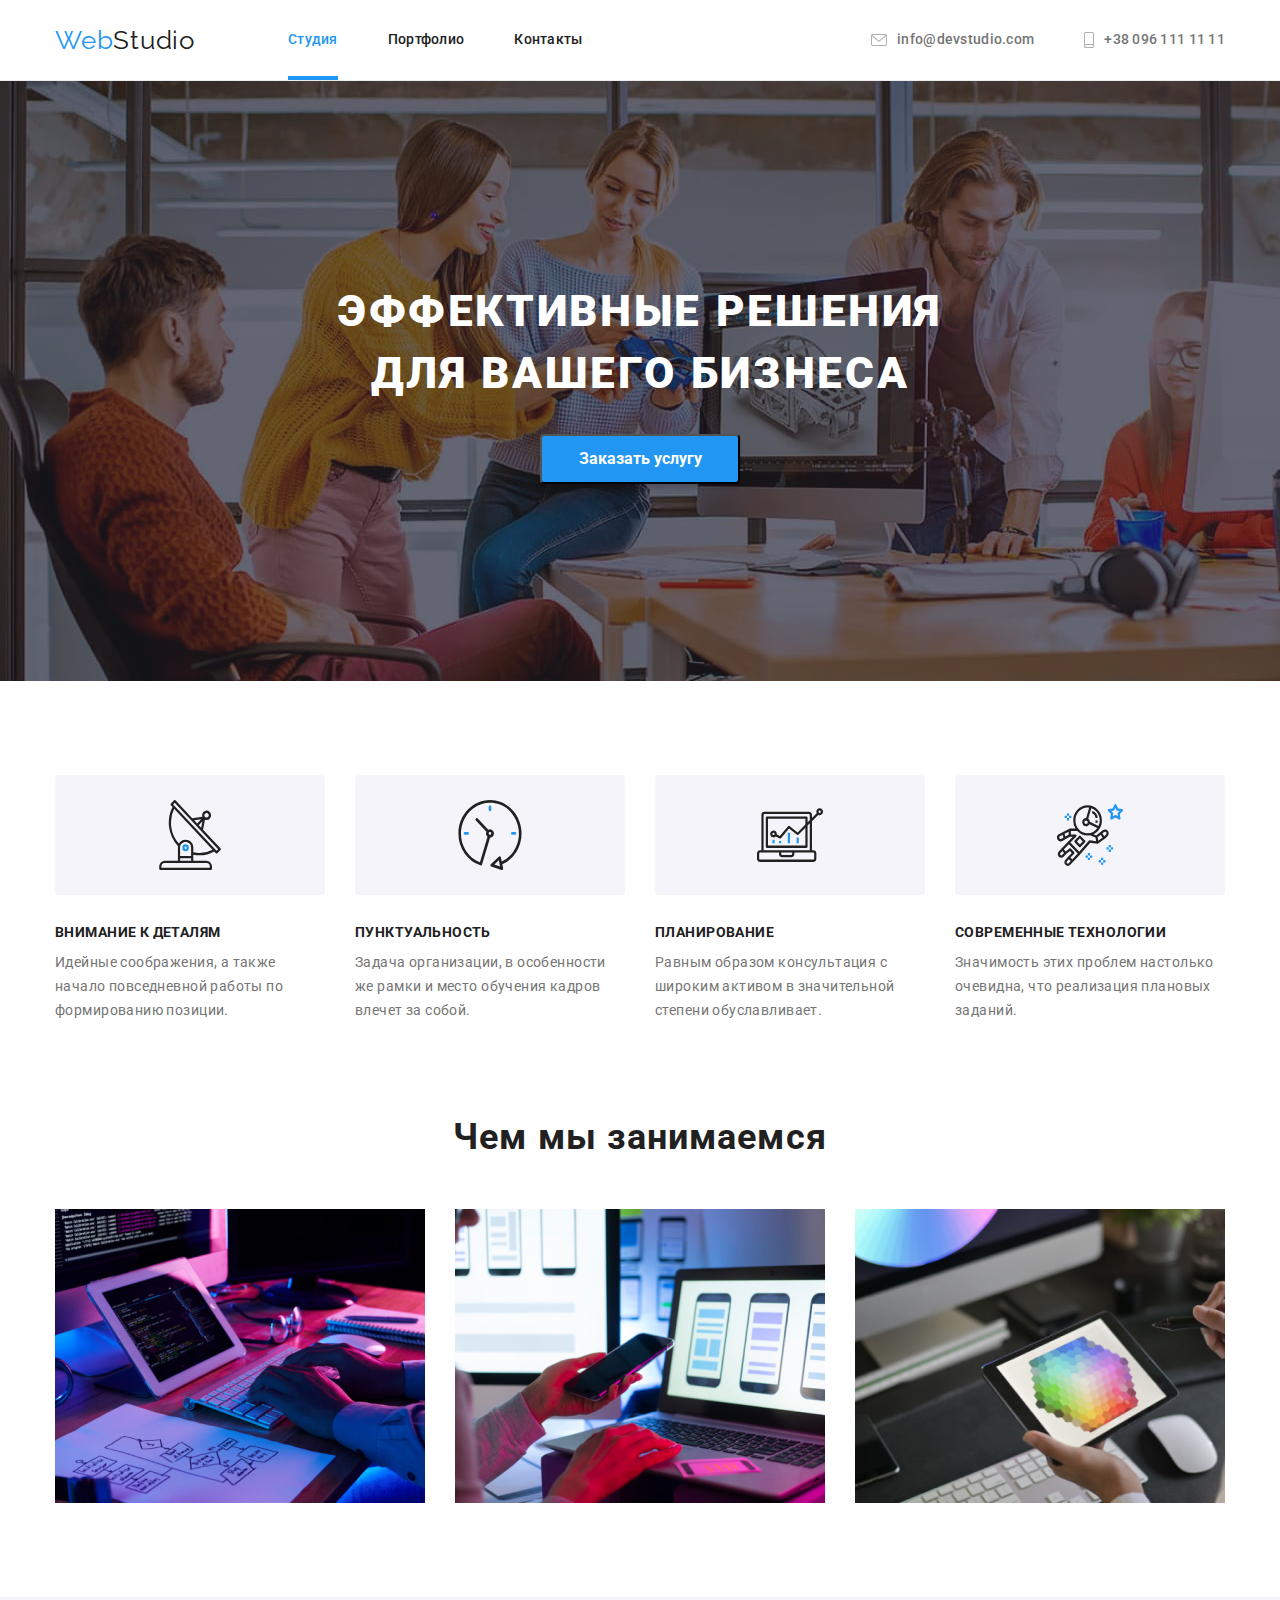
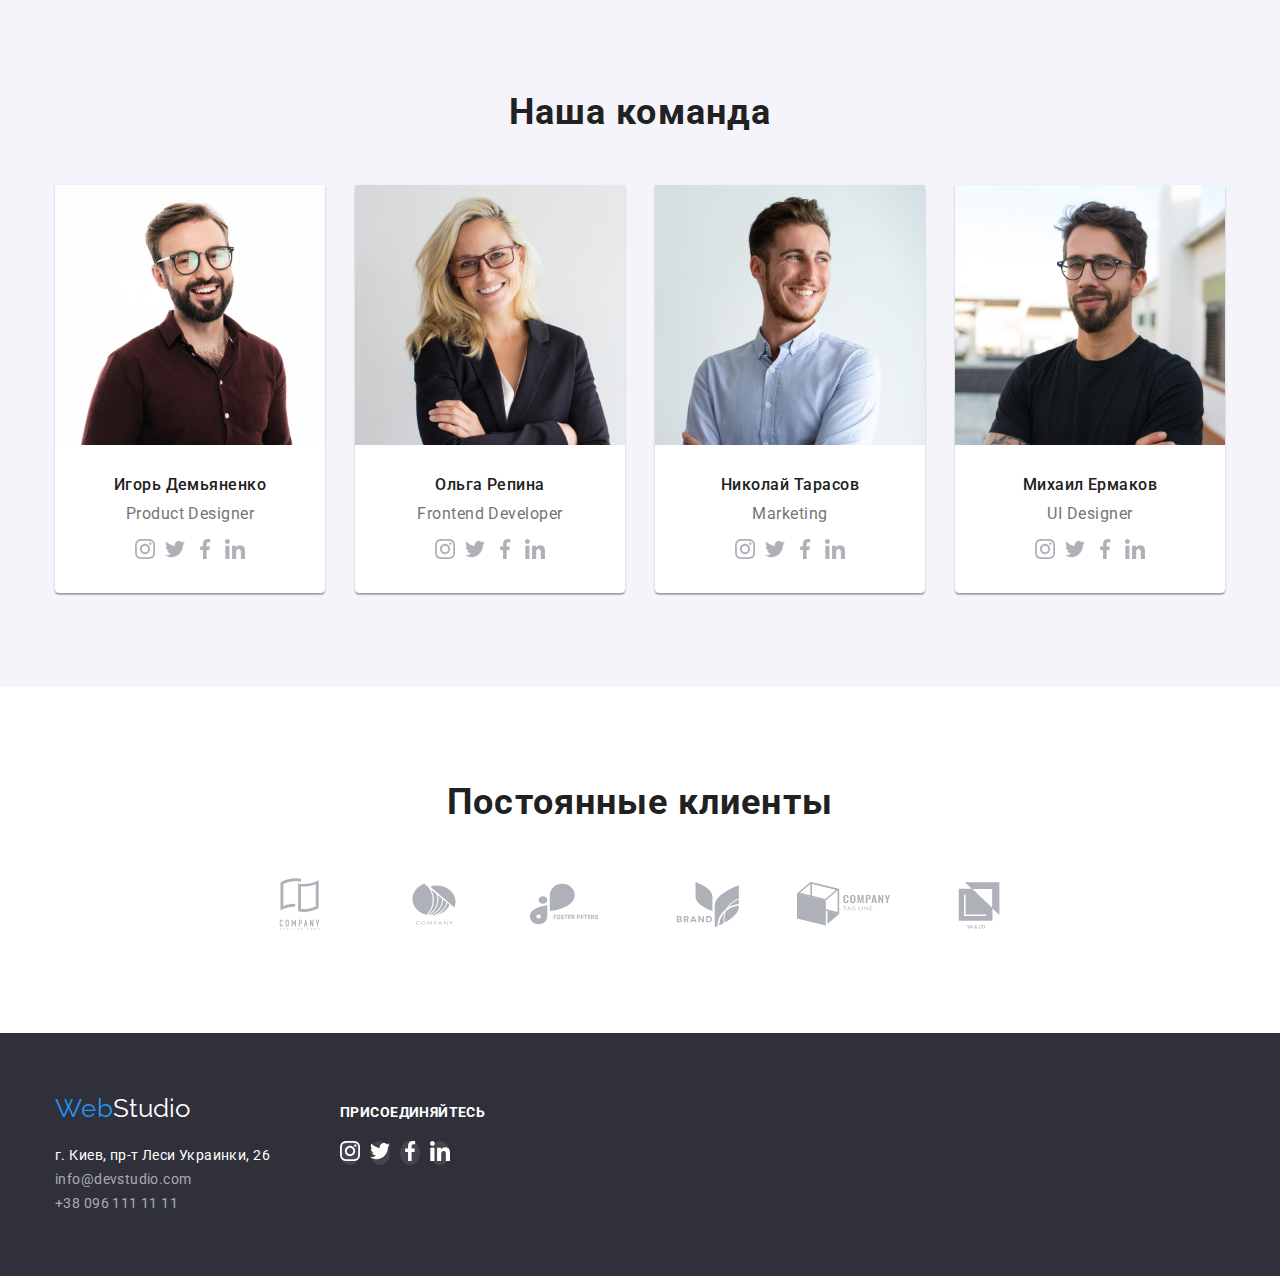
<file: index.html>
<!DOCTYPE html>
<html lang="ru">
  <head>
    <meta charset="UTF-8" />
    <meta http-equiv="X-UA-Compatible" content="IE=edge" />
    <meta name="viewport" content="width=device-width, initial-scale=1.0" />
    <title>Студия</title>
    <link
      rel="stylesheet"
      href="https://cdnjs.cloudflare.com/ajax/libs/modern-normalize/1.0.0/modern-normalize.min.css"
    />
    <link rel="preconnect" href="https://fonts.googleapis.com" />
    <link rel="preconnect" href="https://fonts.gstatic.com" crossorigin />
    <link
      href="https://fonts.googleapis.com/css2?family=Raleway:wght@700&family=Roboto:wght@400;500;700;900&display=swap"
      rel="stylesheet"
    />
    <link rel="stylesheet" href="./css/styles.css" />
  </head>
  <body>
    <header>
      <div class="header container">
        <nav class="page-nav">
          <a href="" class="page-nav-logo"
            ><span class="logo-web">Web</span
            ><span class="logo-studio">Studio</span></a
          >

          <ul class="nav-list list">
            <li class="nav-list-link">
              <a href="./index.html" class="link accent">Студия</a>
            </li>
            <li class="nav-list-link">
              <a href="./portfolio.html" class="link">Портфолио</a>
            </li>
            <li class="nav-list-link"><a href="" class="link">Контакты</a></li>
          </ul>
        </nav>
        <ul class="page-header-registration list">
          <li class="nav-list-link">
            <a href="mailto:info@devstudio.com" class="mail">
              <svg class="nav-list-icon-mail">
                <use
                  href="./images/icons.svg#icon-envelope-hover"
                  wight="16"
                  hight="12"
                ></use>
              </svg>
              info@devstudio.com</a
            >
          </li>
          <li class="nav-list-link">
            <a href="tell:+380961111111" class="tell">
              <svg class="nav-list-icon-phone">
                <use
                  href="./images/icons.svg#icon-smartphone-1"
                  wight="10"
                  hight="16"
                ></use>
              </svg>
              +38 096 111 11 11</a
            >
          </li>
        </ul>
      </div>
    </header>

    <main>
      <section class="hero">
        <div class="container">
          <h1 class="hero-title">
            Эффективные решения <br />
            для вашего бизнеса
          </h1>
          <button type="button" class="hero-button">Заказать услугу</button>
        </div>
      </section>

      <section class="specifics section">
        <div class="container">
          <h2 class="visually-hidden">Особенности</h2>

          <ul class="specifics-list list">
            <li class="specifics-section">
              <h3 class="specifics-title">Внимание к деталям</h3>
              <p class="specifics-text">
                Идейные соображения, а также начало повседневной работы по
                формированию позиции.
              </p>
            </li>
            <li class="specifics-section">
              <h3 class="specifics-title">Пунктуальность</h3>
              <p class="specifics-text">
                Задача организации, в особенности же рамки и место обучения
                кадров влечет за собой.
              </p>
            </li>
            <li class="specifics-section">
              <h3 class="specifics-title">Планирование</h3>
              <p class="specifics-text">
                Равным образом консультация с широким активом в значительной
                степени обуславливает.
              </p>
            </li>
            <li class="specifics-section">
              <h3 class="specifics-title">Современные технологии</h3>
              <p class="specifics-text">
                Значимость этих проблем настолько очевидна, что реализация
                плановых заданий.
              </p>
            </li>
          </ul>
        </div>
      </section>

      <section class="works">
        <div class="container">
          <h2 class="works-title">Чем мы занимаемся</h2>

          <ul class="works-list list">
            <li class="works-iteams">
              <img
                class="works-img"
                src="./images/img.jpg"
                alt="Обработка данных"
                width="370"
              />
            </li>
            <li class="works-iteams">
              <img
                class="works-img"
                src="./images/phon.jpg"
                alt="Адаптация для мобильных устройств"
                width="370"
              />
            </li>
            <li class="works-iteams">
              <img
                class="works-img"
                src="./images/planshet.jpg"
                alt="визуальный контент"
                width="370"
              />
            </li>
          </ul>
        </div>
      </section>

      <section class="about-team section">
        <div class="container">
          <h2 class="about-team-title">Наша команда</h2>

          <ul class="team-list list">
            <li class="person-card">
              <img src="./images/demianenko.jpg" alt="portrait" width="270" />
              <div class="person-text">
                <h3 class="team-name">Игорь Демьяненко</h3>
                <p class="team-position" lang="en">Product Designer</p>
                <ul class="social-icons">
                  <li class="social-list list">
                    <a href="">
                      <svg class="social-list-icon">
                        <use
                          href="./images/icons.svg#icon-instagram-2"
                          width="20"
                          hight="20"
                        ></use>
                      </svg>
                    </a>
                  </li>
                  <li class="social-list list">
                    <a href="">
                      <svg class="social-list-icon">
                        <use
                          href="./images/icons.svg#icon-twitter-1"
                          width="20"
                          hight="20"
                        ></use>
                      </svg>
                    </a>
                  </li>
                  <li class="social-list list">
                    <a href="">
                      <svg class="social-list-icon">
                        <use
                          href="./images/icons.svg#icon-facebook-1"
                          width="20"
                          hight="20"
                        ></use>
                      </svg>
                    </a>
                  </li>
                  <li class="social-list list">
                    <a href="">
                      <svg class="social-list-icon">
                        <use
                          href="./images/icons.svg#icon-linkedin-1"
                          width="20"
                          hight="20"
                        ></use>
                      </svg>
                    </a>
                  </li>
                </ul>
              </div>
            </li>
            <li class="person-card">
              <img src="./images/repina.jpg" alt="portrait" width="270" />
              <div class="person-text">
                <h3 class="team-name">Ольга Репина</h3>
                <p class="team-position" lang="en">Frontend Developer</p>
                <ul class="social-icons">
                  <li class="social-list list">
                    <a href="">
                      <svg class="social-list-icon">
                        <use
                          href="./images/icons.svg#icon-instagram-2"
                          width="20"
                          hight="20"
                        ></use>
                      </svg>
                    </a>
                  </li>
                  <li class="social-list list">
                    <a href="">
                      <svg class="social-list-icon">
                        <use
                          href="./images/icons.svg#icon-twitter-1"
                          width="20"
                          hight="20"
                        ></use>
                      </svg>
                    </a>
                  </li>
                  <li class="social-list list">
                    <a href="">
                      <svg class="social-list-icon">
                        <use
                          href="./images/icons.svg#icon-facebook-1"
                          width="20"
                          hight="20"
                        ></use>
                      </svg>
                    </a>
                  </li>
                  <li class="social-list list">
                    <a href="">
                      <svg class="social-list-icon">
                        <use
                          href="./images/icons.svg#icon-linkedin-1"
                          width="20"
                          hight="20"
                        ></use>
                      </svg>
                    </a>
                  </li>
                </ul>
              </div>
            </li>
            <li class="person-card">
              <img src="./images/tarasov.jpg" alt="portrait" width="270" />
              <div class="person-text">
                <h3 class="team-name">Николай Тарасов</h3>
                <p class="team-position" lang="en">Marketing</p>
                <ul class="social-icons">
                  <li class="social-list list">
                    <a href="">
                      <svg class="social-list-icon">
                        <use
                          href="./images/icons.svg#icon-instagram-2"
                          width="20"
                          hight="20"
                        ></use>
                      </svg>
                    </a>
                  </li>
                  <li class="social-list list">
                    <a href="">
                      <svg class="social-list-icon">
                        <use
                          href="./images/icons.svg#icon-twitter-1"
                          width="20"
                          hight="20"
                        ></use>
                      </svg>
                    </a>
                  </li>
                  <li class="social-list list">
                    <a href="">
                      <svg class="social-list-icon">
                        <use
                          href="./images/icons.svg#icon-facebook-1"
                          width="20"
                          hight="20"
                        ></use>
                      </svg>
                    </a>
                  </li>
                  <li class="social-list list">
                    <a href="">
                      <svg class="social-list-icon">
                        <use
                          href="./images/icons.svg#icon-linkedin-1"
                          width="20"
                          hight="20"
                        ></use>
                      </svg>
                    </a>
                  </li>
                </ul>
              </div>
            </li>
            <li class="person-card">
              <img src="./images/ermakov.jpg" alt="portrait" width="270" />
              <div class="person-text">
                <h3 class="team-name">Михаил Ермаков</h3>
                <p class="team-position" lang="en">UI Designer</p>
                <ul class="social-icons">
                  <li class="social-list list">
                    <a href="">
                      <svg class="social-list-icon">
                        <use
                          href="./images/icons.svg#icon-instagram-2"
                          width="20"
                          hight="20"
                        ></use>
                      </svg>
                    </a>
                  </li>
                  <li class="social-list list">
                    <a href="">
                      <svg class="social-list-icon">
                        <use
                          href="./images/icons.svg#icon-twitter-1"
                          width="20"
                          hight="20"
                        ></use>
                      </svg>
                    </a>
                  </li>
                  <li class="social-list list">
                    <a href="">
                      <svg class="social-list-icon">
                        <use
                          href="./images/icons.svg#icon-facebook-1"
                          width="20"
                          hight="20"
                        ></use>
                      </svg>
                    </a>
                  </li>
                  <li class="social-list list">
                    <a href="">
                      <svg class="social-list-icon">
                        <use
                          href="./images/icons.svg#icon-linkedin-1"
                          width="20"
                          hight="20"
                        ></use>
                      </svg>
                    </a>
                  </li>
                </ul>
              </div>
            </li>
          </ul>
        </div>
      </section>

      <section class="clients section">
        <div class="container">
          <h2 class="works-title">Постоянные клиенты</h2>
          <ul class="clients-list list">
            <li class="client-iteam">
              <a href="">
                <svg class="client">
                  <use href="./images/icons.svg#icon-Logo-1"></use>
                </svg>
              </a>
            </li>
            <li class="client-iteam">
              <a href="">
                <svg class="client">
                  <use href="./images/icons.svg#icon-Logo-2"></use>
                </svg>
              </a>
            </li>
            <li class="client-iteam">
              <a href="">
                <svg class="client">
                  <use href="./images/icons.svg#icon-Logo-3"></use>
                </svg>
              </a>
            </li>
            <li class="client-iteam">
              <a href="">
                <svg class="client">
                  <use href="./images/icons.svg#icon-Logo-4"></use>
                </svg>
              </a>
            </li>
            <li class="client-iteam">
              <a href="">
                <svg class="client">
                  <use href="./images/icons.svg#icon-Logo-5"></use>
                </svg>
              </a>
            </li>
            <li class="client-iteam">
              <a href="">
                <svg class="client">
                  <use href="./images/icons.svg#icon-Logo-6"></use>
                </svg>
              </a>
            </li>
          </ul>
        </div>
      </section>
    </main>

    <footer>
      <div class="container footer">
        <div class="contacts">
          <a href="" class="page-nav-logo"
            ><span class="logo-web">Web</span
            ><span class="logo-studio-footer">Studio</span></a
          >
          <address>
            <ul class="footer-list list">
              <li class="footer-list-adress">
                <a href="address">г. Киев, пр-т Леси Украинки, 26</a>
              </li>
              <li class="footer-list-mail">
                <a href="mailto:info@devstudio.com">info@devstudio.com</a>
              </li>
              <li class="footer-list-tell">
                <a href="tel:+380961111111">+38 096 111 11 11</a>
              </li>
            </ul>
          </address>
        </div>
        <div class="social-contacts">
          <h3 class="tittle-action">Присоединяйтесь</h3>
          <ul class="footer-social-icons">
            <li class="footer-social-list list">
              <a href="">
                <svg class="footer-social-list-icon">
                  <use
                    href="./images/icons.svg#icon-instagram-2"
                    width="20"
                    hight="20"
                  ></use>
                </svg>
              </a>
            </li>
            <li class="footer-social-list list">
              <a href="">
                <svg class="footer-social-list-icon">
                  <use
                    href="./images/icons.svg#icon-twitter-1"
                    width="20"
                    hight="20"
                  ></use>
                </svg>
              </a>
            </li>
            <li class="footer-social-list list">
              <a href="">
                <svg class="footer-social-list-icon">
                  <use
                    href="./images/icons.svg#icon-facebook-1"
                    width="20"
                    hight="20"
                  ></use>
                </svg>
              </a>
            </li>
            <li class="footer-social-list list">
              <a href="">
                <svg class="footer-social-list-icon">
                  <use
                    href="./images/icons.svg#icon-linkedin-1"
                    width="20"
                    hight="20"
                  ></use>
                </svg>
              </a>
            </li>
          </ul>
        </div>
      </div>
    </footer>
  </body>
</html>
</file>
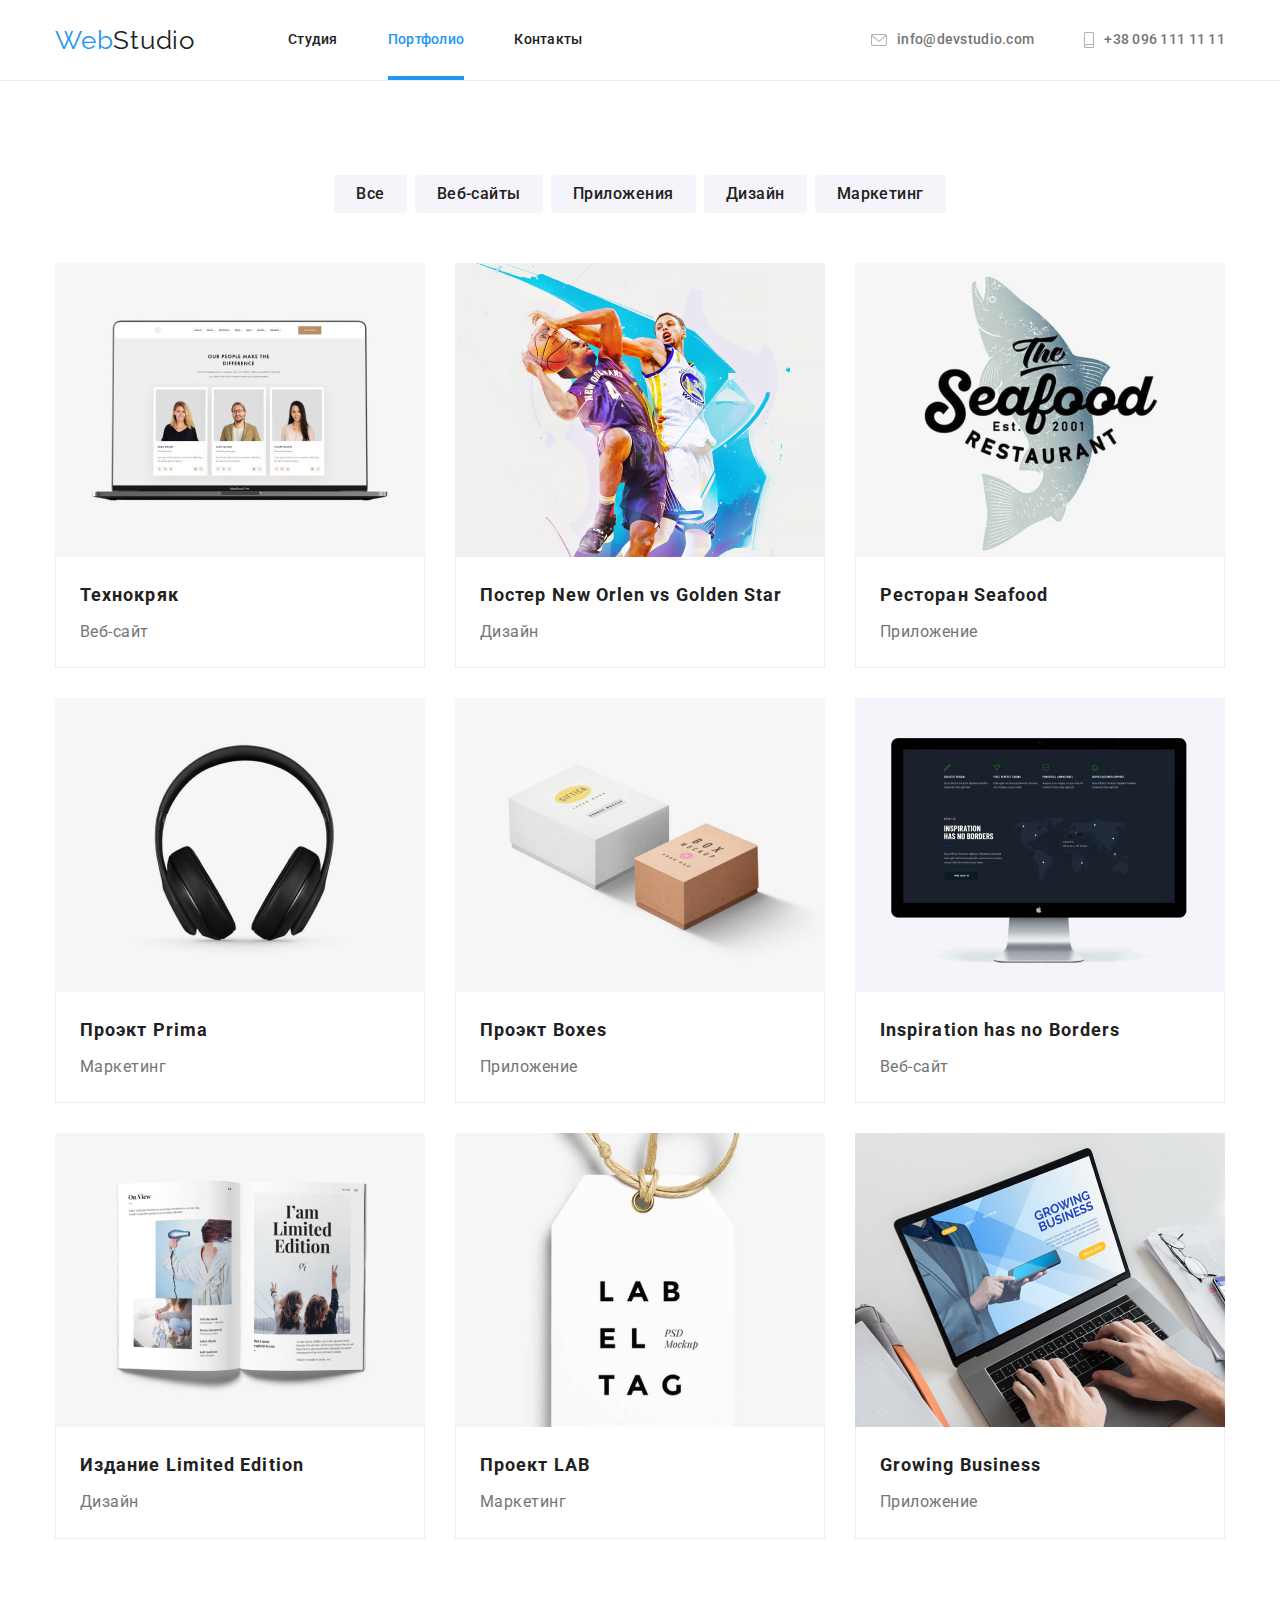
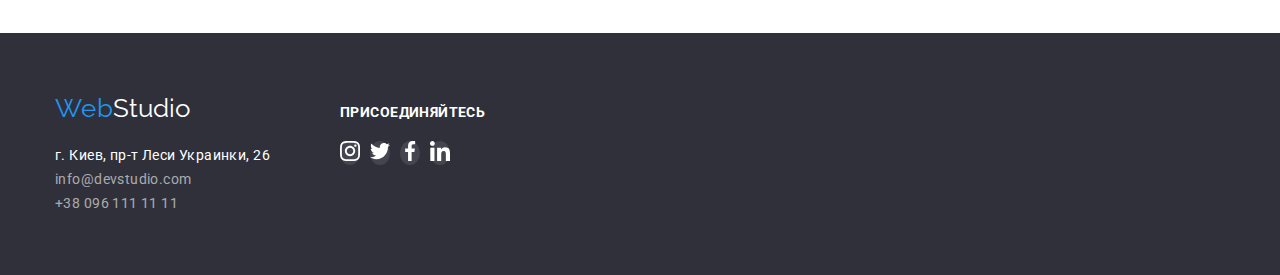
<file: portfolio.html>
<!DOCTYPE html>
<html lang="ru">
  <head>
    <meta charset="UTF-8" />
    <meta http-equiv="X-UA-Compatible" content="IE=edge" />
    <meta name="viewport" content="width=device-width, initial-scale=1.0" />
    <title>Портфоліо</title>
    <link
      rel="stylesheet"
      href="https://cdnjs.cloudflare.com/ajax/libs/modern-normalize/1.0.0/modern-normalize.min.css"
    />
    <link rel="preconnect" href="https://fonts.googleapis.com" />
    <link rel="preconnect" href="https://fonts.gstatic.com" crossorigin />
    <link
      href="https://fonts.googleapis.com/css2?family=Raleway:wght@700&family=Roboto:wght@400;500;700;900&display=swap"
      rel="stylesheet"
    />
    <link rel="stylesheet" href="./css/styles.css" />
  </head>

  <body>
    <header>
      <div class="header container">
        <nav class="page-nav">
          <a href="" class="page-nav-logo"
            ><span class="logo-web">Web</span
            ><span class="logo-studio">Studio</span></a
          >

          <ul class="nav-list list">
            <li class="nav-list-link">
              <a href="./index.html" class="link">Студия</a>
            </li>
            <li class="nav-list-link">
              <a href="./portfolio.html" class="link accent">Портфолио</a>
            </li>
            <li class="nav-list-link"><a href="" class="link">Контакты</a></li>
          </ul>
        </nav>
        <ul class="page-header-registration list">
          <li class="nav-list-link">
            <a href="mailto:info@devstudio.com" class="mail">
            <svg class="nav-list-icon-mail">
              <use
                href="./images/icons.svg#icon-envelope-hover"
                wight="16"
                hight="12">
              </use>
            </svg>
            info@devstudio.com</a>
          </li>
          <li class="nav-list-link">
            <a href="tell:+380961111111" class="tell">
              <svg class="nav-list-icon-phone">
                <use
                  href="./images/icons.svg#icon-smartphone-1"
                  wight="10"
                  hight="16"
                ></use>
              </svg>
              +38 096 111 11 11</a
            >
          </li>
        </ul>
      </div>
    </header>

    <main>
      <section class="section">
        <div class="container">
          <h1 class="visually-hidden">Портфолио</h1>
          <ul class="nav list">
            <li class="nav-iteams">
              <button type="button" class="nav-button">Все</button>
            </li>
            <li class="nav-iteams">
              <button type="button" class="nav-button">Веб-сайты</button>
            </li>
            <li class="nav-iteams">
              <button type="button" class="nav-button">Приложения</button>
            </li>
            <li class="nav-iteams">
              <button type="button" class="nav-button">Дизайн</button>
            </li>
            <li class="nav-iteams">
              <button type="button" class="nav-button">Маркетинг</button>
            </li>
          </ul>
          <ul class="project-cards list">
            <li class="project">
              <img
                class="project-photo"
                src="./images/project1.jpg"
                alt="Технокряк"
                width="370"
                height="294"
              />
              <div class="project-text">
              <h2 class="project-name">Технокряк</h2>
              <p class="project-about">Веб-сайт</p>
            </div>
            </li>
            <li class="project">
              <img
                class="project-photo"
                src="./images/project2.jpg"
                alt="Poster"
                width="370"
                height="294"
              />
              <div class="project-text">
              <h2 class="project-name">
                Постер <span lang="en">New Orlen vs Golden Star</span>
              </h2>
              <p class="project-about">Дизайн</p>
            </li>
            <li class="project">
              <img
                class="project-photo"
                src="./images/project3.jpg"
                alt="Seafood"
                width="370"
                height="294"
              />
              <div class="project-text">
              <h2 class="project-name">
                Ресторан <span lang="en">Seafood</span>
              </h2>
              <p class="project-about">Приложение</p>
            </li>
            <li class="project">
              <img
                class="project-photo"
                src="./images/project4.jpg"
                alt="Prima"
                width="370"
                height="294"
              />
              <div class="project-text">
              <h2 class="project-name">Проэкт <span lang="en">Prima</span></h2>
              <p class="project-about">Маркетинг</p>
            </li>
            <li class="project">
              <img
                class="project-photo"
                src="./images/project5.jpg"
                alt="Boxes"
                width="370"
                height="294"
              />
              <div class="project-text">
              <h2 class="project-name">Проэкт <span lang="en"> Boxes</span></h2>
              <p class="project-about">Приложение</p>
            </li>
            <li class="project">
              <img
                class="project-photo"
                src="./images/project6.jpg"
                alt="Borders"
                width="370"
                height="294"
              />
              <div class="project-text">
              <h2 class="project-name" lang="en">Inspiration has no Borders</h2>
              <p class="project-about">Веб-сайт</p>
            </li>
            <li class="project">
              <img
                class="project-photo"
                src="./images/project7.jpg"
                alt="Limited Edition"
                width="370"
                height="294"
              />
              <div class="project-text">
              <h2 class="project-name">
                Издание <span lang="en">Limited Edition</span>
              </h2>
              <p class="project-about">Дизайн</p>
            </li>
            <li class="project">
              <img
                class="project-photo"
                src="./images/project8.jpg"
                alt="Lab"
                width="370"
                height="294"
              />
              <div class="project-text">
              <h2 class="project-name">Проект <span lang="en">LAB</span></h2>
              <p class="project-about">Маркетинг</p>
            </li>
            <li class="project">
              <img
                class="project-photo"
                src="./images/project9.jpg"
                alt="Growing Business"
                width="370"
                height="294"
              />
              <div class="project-text">
              <h2 class="project-name" lang="en">Growing Business</h2>
              <p class="project-about">Приложение</p>
            </li>
          </ul>
        </div>
      </section>
    </main>

    <footer>
      <div class="container footer">
        <div class="contacts">
          <a href="" class="page-nav-logo"
          ><span class="logo-web">Web</span
          ><span class="logo-studio-footer">Studio</span></a>
        <address>
          <ul class="footer-list list">
            <li class="footer-list-adress">
              <a href="address">г. Киев, пр-т Леси Украинки, 26</a>
            </li>
            <li class="footer-list-mail">
              <a href="mailto:info@devstudio.com">info@devstudio.com</a>
            </li>
            <li class="footer-list-tell">
              <a href="tel:+380961111111">+38 096 111 11 11</a>
            </li>
          </ul>
        </address>
        </div>
        <div class="social-contacts">
          <h3 class="tittle-action">Присоединяйтесь</h3>
          <ul class="footer-social-icons">
                  <li class="footer-social-list list">
                    <a href="">
                    <svg class="footer-social-list-icon">
                      <use href="./images/icons.svg#icon-instagram-2" width="20" hight="20">                 
                      </use>
                    </svg>
                  </a></li>
                   <li class="footer-social-list list">
                    <a href="">
                    <svg class="footer-social-list-icon">
                      <use href="./images/icons.svg#icon-twitter-1" width="20" hight="20">                 
                      </use>
                    </svg>
                  </a></li>
                   <li class="footer-social-list list">
                    <a href="">
                    <svg class="footer-social-list-icon">
                      <use href="./images/icons.svg#icon-facebook-1" width="20" hight="20">                 
                      </use>
                    </svg>
                  </a></li>
                   <li class="footer-social-list list">
                    <a href="">
                    <svg class="footer-social-list-icon">
                      <use href="./images/icons.svg#icon-linkedin-1" width="20" hight="20">                 
                      </use>
                    </svg>
                  </a></li>
           </ul>
        </div>
      </div>
    </footer>
  </body>
</html>
</file>
<file: css/styles.css>
:root {
  --primary-text-color: #757575;
  --title-text-color: #212121;
  --accent-color: #2196f3;
  --bj-color: #ffffff;
  --bj-hero: #2f303a;
  --bj-about: #e5e5e5;
  --bj-team: #f5f4fa;
  --social-icon: #afb1b8;
  --social-icon-hover: #ffffff;
  --iteam: 3;
  --indent: 30px;
  --time-transformatiom: 250ms;
  --time-function: cubic-bezier(0.4, 0, 0.2, 1);
}

.visually-hidden {
  clip: rect(0 0 0 0);
  clip-path: inset(50%);
  height: 1px;
  overflow: hidden;
  position: absolute;
  white-space: nowrap;
  width: 1px;
}

.section {
  padding-top: 94px;
  padding-bottom: 94px;
}

img {
  display: block;
  max-width: 100%;
  height: auto;
}

h1,
h2,
h3,
h4,
p {
  margin: 0;
}

body {
  font-family: "Roboto", sans-serif;
  justify-content: center;
  align-items: baseline;
}

header {
  border-bottom: 1px solid #ececec;
}

.header {
  display: flex;
  background-color: var(--bj-color);
}

.container {
  width: 1200px;
  padding-left: 15px;
  padding-right: 15px;
  margin-left: auto;
  margin-right: auto;
}

.page-nav {
  display: flex;
  align-items: center;
}

.logo-web {
  font-family: "Raleway", sans-serif;
  font-size: 26px;
  line-height: 1.19;
  letter-spacing: 0.03em;
  color: var(--accent-color);
}

.logo-studio {
  font-family: "Raleway", sans-serif;
  font-size: 26px;
  line-height: 1.19;
  letter-spacing: 0.03em;
  color: var(--title-text-color);
}

.list {
  list-style: none;
  margin: 0;
  padding: 0;
}

.link,
.mail,
.tell {
  text-decoration: none;
  transition-property: color;
  transition-duration: var(--time-transformatiom);
  transition-timing-function: var(--time-function);
}

.nav-list-link {
  display: flex;
  position: relative;
  align-items: baseline;
}

.nav-list-link .accent::after {
  content: "";
  position: absolute;
  left: 0;
  bottom: 0;
  width: 100%;
  height: 4px;
  background-color: var(--accent-color);
}

.nav-list-link:not(:last-child) {
  margin-right: 50px;
}

.link {
  display: block;
  font-weight: 500;
  font-size: 14px;
  line-height: 1.14;
  letter-spacing: 0.02em;
  color: var(--title-text-color);
  padding-top: 32px;
  padding-bottom: 32px;
}

.nav-list-link .link:hover,
.nav-list-link .link:focus {
  color: var(--accent-color);
}

.accent {
  color: var(--accent-color);
}

.mail,
.tell {
  display: flex;
  font-weight: 500;
  font-size: 14px;
  line-height: 1.14;
  letter-spacing: 0.02em;
  color: var(--primary-text-color);
  align-items: center;
}

.nav-list {
  display: flex;
  align-items: center;
  margin-left: 93px;
}

.nav-list-icon-mail {
  width: 16px;
  height: 12px;
  fill: var(--social-icon);
  padding: 0;
  margin-right: 10px;
  align-items: center;
  justify-content: center;
  transition-property: fill;
  transition-duration: var(--time-transformatiom);
  transition-timing-function: var(--time-function);
}

.nav-list-icon-phone {
  width: 10px;
  height: 16px;
  fill: var(--social-icon);
  padding: 0;
  margin-right: 10px;
  align-items: center;
  justify-content: center;
  transition-property: fill;
  transition-duration: var(--time-transformatiom);
  transition-timing-function: var(--time-function);
}

.nav.list .link {
  display: block;
  align-items: center;
  justify-content: baseline;
}

.page-header-registration {
  display: flex;
  align-items: center;
  margin-left: auto;
}

.nav-list-link:hover {
  color: var(--accent-color);
}

.nav-list-link .mail:hover,
.nav-list-link .tell:hover,
.nav-list-link .mail:focus,
.nav-list-link .tell:focus {
  color: var(--accent-color);
}

.nav-list-link:hover .nav-list-icon-mail {
  fill: var(--accent-color);
}

.nav-list-link:hover .nav-list-icon-phone {
  fill: var(--accent-color);
}

.page-nav-logo {
  text-decoration: none;
}

.hero {
  padding-top: 200px;
  padding-bottom: 210px;
  max-width: 1600px;
  max-height: 600px;
  margin-left: auto;
  margin-right: auto;
  background-image: linear-gradient(
      to right,
      rgba(47, 48, 58, 0.4),
      rgba(47, 48, 58, 0.4)
    ),
    url(../images/bg-team.jpg);
  background-color: var(--bj-hero);
  background-size: cover;
  background-repeat: no-repeat;
}

.hero-title {
  text-align: center;
  text-transform: uppercase;
  font-weight: 900;
  font-size: 44px;
  line-height: 1.4;
  letter-spacing: 0.06em;
  color: var(--bj-color);
}

.hero-button {
  display: block;
  margin-left: auto;
  margin-right: auto;
  margin-top: 30px;
  width: 200px;
  height: 50px;
  border-radius: 4px;
  background: var(--accent-color);
  box-shadow: 0px 4px 4px rgba(0, 0, 0, 0.15);
  font-weight: 700;
  font-size: 16px;
  line-height: 1.9;
  text-align: center;
  color: var(--bj-color);
}

.hero-button:hover,
.hero-button:focus {
  cursor: pointer;
}

.specifics {
  padding-top: 94px;
  padding-bottom: 94px;
}

.specifics-list {
  display: flex;
  align-items: center;
  margin-left: auto;
  margin-right: auto;
}

.specifics-section::before {
  display: block;
  content: "";
  height: 120px;
  background: #f5f4fa;
  border-radius: 4px;
  margin-bottom: 30px;
  background-position: center;
  background-size: contain;
  background-repeat: no-repeat;
}

.specifics-section:nth-child(1)::before {
  background-image: url(../images/antenna-1.svg);
  background-size: 66px 70px;
}

.specifics-section:nth-child(2)::before {
  background-image: url(../images/clock-1.svg);
  background-size: 66px 70px;
}

.specifics-section:nth-child(3)::before {
  background-image: url(../images/diagram-1.svg);
  background-size: 66px 70px;
}

.specifics-section:nth-child(4)::before {
  background-image: url(../images/astronaut-1.svg);
  background-size: 66px 70px;
}

.specifics-section:not(:last-child) {
  margin-right: 30px;
}

.specifics-title {
  font-weight: 700;
  font-size: 14px;
  line-height: 1.14;
  letter-spacing: 0.03em;
  text-transform: uppercase;
  color: var(--title-text-color);
  margin-bottom: 10px;
}

.specifics-text {
  width: 270px;
  font-size: 14px;
  line-height: 1.7;
  letter-spacing: 0.03em;
  color: var(--primary-text-color);
}

.works {
  padding-bottom: 94px;
}

.works-title {
  text-align: center;
  font-weight: 700;
  font-size: 36px;
  line-height: 1.2;
  letter-spacing: 0.03em;
  color: var(--title-text-color);
}

.works-list {
  display: flex;
  margin-top: 50px;
}

.works-img {
  max-width: 370px;
}

.works-item-about {
  display: flex;
  justify-content: center;
  align-items: center;
  background-color: rgba(47, 48, 58, 0.8);
  height: 70px;
}

.works-iteam-text {
  font-weight: 700;
  font-size: 14px;
  line-height: 16px;
  text-align: center;
  letter-spacing: 0.03em;
  text-transform: uppercase;
  color: var(--bj-color);
}

.works-iteams {
  position: relative;
}

.works-item-about {
  position: absolute;
  width: 100%;
  right: 0;
  bottom: 0;
}

.works-iteams:not(:first-child) {
  margin-left: 30px;
}

.about {
  background-color: var(--bj-about);
}
.about-team {
  background-color: var(--bj-team);
}

.about-team-title {
  font-weight: 700;
  font-size: 36px;
  line-height: 1.2;
  text-align: center;
  letter-spacing: 0.03em;
  color: var(--title-text-color);
}

.team-list {
  display: flex;
  margin-top: 50px;
}

.person-card {
  box-sizing: border-box;
  width: 270px;
  height: auto;
  background-color: var(--bj-color);
  border-radius: 0px 0px 4px 4px;
  box-shadow: 0px 1px 3px rgba(0, 0, 0, 0.12), 0px 1px 1px rgba(0, 0, 0, 0.14),
    0px 2px 1px rgba(0, 0, 0, 0.2);
}

.person-card:not(:last-child) {
  margin-right: 30px;
}

.person-text {
  align-items: center;
  padding-top: 30px;
  padding-bottom: 30px;
}

.team-name {
  font-weight: 500;
  font-size: 16px;
  line-height: 1.2;
  text-align: center;
  letter-spacing: 0.03em;
  color: var(--title-text-color);
  margin-bottom: 0px;
}

.team-position {
  font-size: 16px;
  line-height: 1.2;
  text-align: center;
  letter-spacing: 0.03em;
  color: var(--primary-text-color);
  margin-top: 10px;
}

.social-icons {
  display: flex;
  align-content: center;
  justify-content: center;
  margin-top: 16px;
  margin-left: auto;
  margin-left: auto;
  padding: 0;
}

.social-list {
  transition-property: background-color;
  transition-duration: var(--time-transformatiom);
  transition-timing-function: var(--time-function);
}

.social-list-iteam {
  display: flex;
  width: 44px;
  height: 44px;
  border-radius: 50%;
  align-items: center;
  justify-content: center;
  transition-property: background-color;
  transition-duration: var(--time-transformatiom);
  transition-timing-function: var(--time-function);
}

.social-list-iteam:hover {
  background-color: var(--accent-color);
}

.social-list-icon {
  width: 20px;
  height: 20px;
  fill: var(--social-icon);
  transition-property: fill;
  transition-duration: var(--time-transformatiom);
  transition-timing-function: var(--time-function);
}

.social-list-iteam:hover .social-list-icon {
  fill: var(--social-icon-hover);
}

.social-list:not(:last-child) {
  margin-right: 10px;
}

.clients-list {
  display: flex;
  align-items: center;
  justify-content: center;
  margin-top: 50px;
}

.client-link {
  display: inline-flex;
  align-items: center;
  justify-content: center;
  width: 170px;
  height: 92px;
  border: 1px solid var(--social-icon);
  border-radius: 4px;
  transition-property: border-color;
  transition-duration: var(--time-transformatiom);
  transition-timing-function: var(--time-function);
}

.client-link:hover,
.client-link:focus {
  border-color: var(--accent-color);
}

.client-iteam:not(:last-child) {
  margin-right: 30px;
}

.client {
  display: inline-flex;
  width: 106px;
  height: 60px;
  fill: var(--social-icon);
  transition-property: fill;
  transition-duration: var(--time-transformatiom);
  transition-timing-function: var(--time-function);
}

.client-link:hover .client,
.client-link:focus .client {
  fill: var(--accent-color);
}

footer {
  background-color: var(--bj-hero);
  padding-top: 60px;
  padding-bottom: 60px;
}

.footer {
  display: flex;
  justify-content: flex-start;
  align-items: baseline;
}

.logo-studio-footer {
  font-family: "Raleway", sans-serif;
  font-size: 26px;
  line-height: 1.2;
  color: var(--bj-color);
}

address {
  margin-top: 20px;
}

.footer-list {
  text-decoration: none;
}

.footer-list-adress > a {
  font-style: normal;
  font-weight: 400;
  font-size: 14px;
  line-height: 1.7;
  letter-spacing: 0.03em;
  text-decoration: none;
  color: var(--bj-color);
}

.footer-list-mail > a {
  font-style: normal;
  font-weight: 400;
  font-size: 14px;
  line-height: 1.7;
  letter-spacing: 0.03em;
  color: rgba(255, 255, 255, 0.6);
  text-decoration: none;
  transition-property: color;
  transition-duration: var(--time-transformatiom);
  transition-timing-function: var(--time-function);
}

.footer-list-tell > a {
  font-style: normal;
  font-weight: 400;
  font-size: 14px;
  line-height: 1.7;
  letter-spacing: 0.03em;
  color: rgba(255, 255, 255, 0.6);
  text-decoration: none;
  transition-property: color;
  transition-duration: var(--time-transformatiom);
  transition-timing-function: var(--time-function);
}

.footer-list-mail > a:hover,
.footer-list-tell > a:hover,
.footer-list-mail > a:focus,
.footer-list-tell > a:focus {
  color: var(--accent-color);
}

.social-contacts {
  width: 206px;
  height: 80px;
  align-items: center;
  margin-left: 70px;
}

.tittle-action {
  font-weight: 700;
  font-size: 14px;
  line-height: 1.14;
  letter-spacing: 0.03em;
  text-transform: uppercase;
  color: var(--social-icon-hover);
}

.footer-social-icons {
  display: inline-flex;
  align-content: center;
  justify-content: center;
  padding-left: 0;
  margin-top: 20px;
  margin-bottom: 0px;
}

.footer-social-list {
  display: flex;
  border-radius: 50%;
  background-color: rgba(255, 255, 255, 0.1);
  align-items: center;
  justify-content: center;
  transition-property: background-color;
  transition-duration: var(--time-transformatiom);
  transition-timing-function: var(--time-function);
}

.footer-social-list:hover,
.footer-social-list:focus {
  background-color: var(--accent-color);
}

.footer-social-list-icon {
  width: 20px;
  height: 20px;
  fill: var(--social-icon-hover);
}

.footer-social-list:not(:last-child) {
  margin-right: 10px;
}
.nav {
  display: flex;
  align-items: center;
  justify-content: center;
}

.nav-iteams:not(:last-child) {
  margin-right: 8px;
}

.nav-button {
  font-weight: 500;
  font-size: 16px;
  line-height: 1.6;
  text-align: center;
  letter-spacing: 0.03em;
  color: var(--title-text-color);
  background-color: var(--bj-team);
  border-radius: 4px;
  border: none;
  padding-top: 6px;
  padding-left: 22px;
  padding-bottom: 6px;
  padding-right: 22px;
  transition-property: color, background-color, box-shadow;
  transition-duration: var(--time-transformatiom);
  transition-timing-function: var(--time-function);
}

.nav-button:hover,
.nav-button:focus {
  cursor: pointer;
  color: var(--bj-color);
  background-color: var(--accent-color);
  box-shadow: 0px 3px 1px rgba(0, 0, 0, 0.1), 0px 1px 2px rgba(0, 0, 0, 0.08),
    0px 2px 2px rgba(0, 0, 0, 0.12);
}

.project-cards {
  display: flex;
  flex-wrap: wrap;
  margin-top: 50px;
}

.project {
  background-color: var(--bj-color);
  margin-right: 30px;
  margin-bottom: 30px;
  padding: 0;
  transition-property: box-shadow;
  transition-duration: var(--time-transformatiom);
  transition-timing-function: var(--time-function);
}

.project-img-box {
  position: relative;
  overflow: hidden;
}

.project-overlay {
  position: absolute;
  display: flex;
  justify-content: center;
  align-items: center;
  width: 100%;
  height: 100%;
  opacity: 1;
  background-color: rgba(33, 150, 243, 0.9);
  transition-property: transform;
  transition-duration: var(--time-transformatiom);
  transition-timing-function: var(--time-function);
}

.project-overlay-text {
  font-weight: 400;
  font-size: 18px;
  line-height: 1.6;
  letter-spacing: 0.03em;
  color: var(--bj-about);
  padding-left: 24px;
  padding-right: 24px;
}

.project:hover {
  cursor: pointer;
  box-shadow: 0px 1px 1px rgba(0, 0, 0, 0.12), 0px 4px 4px rgba(0, 0, 0, 0.06),
    1px 4px 6px rgba(0, 0, 0, 0.16);
}

.project:hover .project-overlay {
  transform: translateY(-100%);
  opacity: 1;
}

.project:nth-child(3n) {
  margin-right: 0px;
}

.project:nth-child(n + 7) {
  margin-bottom: 0px;
}

.project-text {
  border-bottom: 1px solid #eeeeee;
  border-right: 1px solid #eeeeee;
  border-left: 1px solid #eeeeee;
  padding: 20px 24px;
}

.project-name {
  font-weight: 700;
  font-size: 18px;
  line-height: 2;
  letter-spacing: 0.06em;
  color: var(--title-text-color);
}

.project-about {
  font-size: 16px;
  line-height: 1.9;
  letter-spacing: 0.03em;
  color: var(--primary-text-color);
  margin-top: 4px;
}

.backdrop {
  position: fixed;
  top: 0;
  left: 0;
  width: 100%;
  height: 100%;
  background-color: rgba(0, 0, 0, 0.2);
  opacity: 1;
  transition: opacity 250ms cubic-bezier(0.4, 0, 0.2, 1);
}

.backdrop.is-hidden {
  opacity: 0;
  pointer-events: none;
}

.backdrop.is-hidden .modal {
  transform: translate(-50%, -50%) scale(0.7);
}

.modal {
  position: absolute;
  top: 50%;
  left: 50%;
  min-width: 528px;
  min-height: 581px;
  box-shadow: 0px 1px 3px rgba(0, 0, 0, 0.12), 0px 1px 1px rgba(0, 0, 0, 0.14),
    0px 2px 1px rgba(0, 0, 0, 0.2);
  border-radius: 4px;
  background: var(--bj-color);
  transform: translate(-50%, -50%) scale(1);
  transition: transform 250ms cubic-bezier(0.4, 0, 0.2, 1);
}

.button-close {
  position: absolute;
  top: 8px;
  right: 8px;
  width: 30px;
  height: 30px;
  background-image: url(../images/Vector.svg);
  background-size: 11px, 11px;
  background-position: 50%;
  background-repeat: no-repeat;
  border-radius: 50%;
  border: 1px solid rgba(0, 0, 0, 0.1);
  background-color: var(--bj-color);
}
</file>
